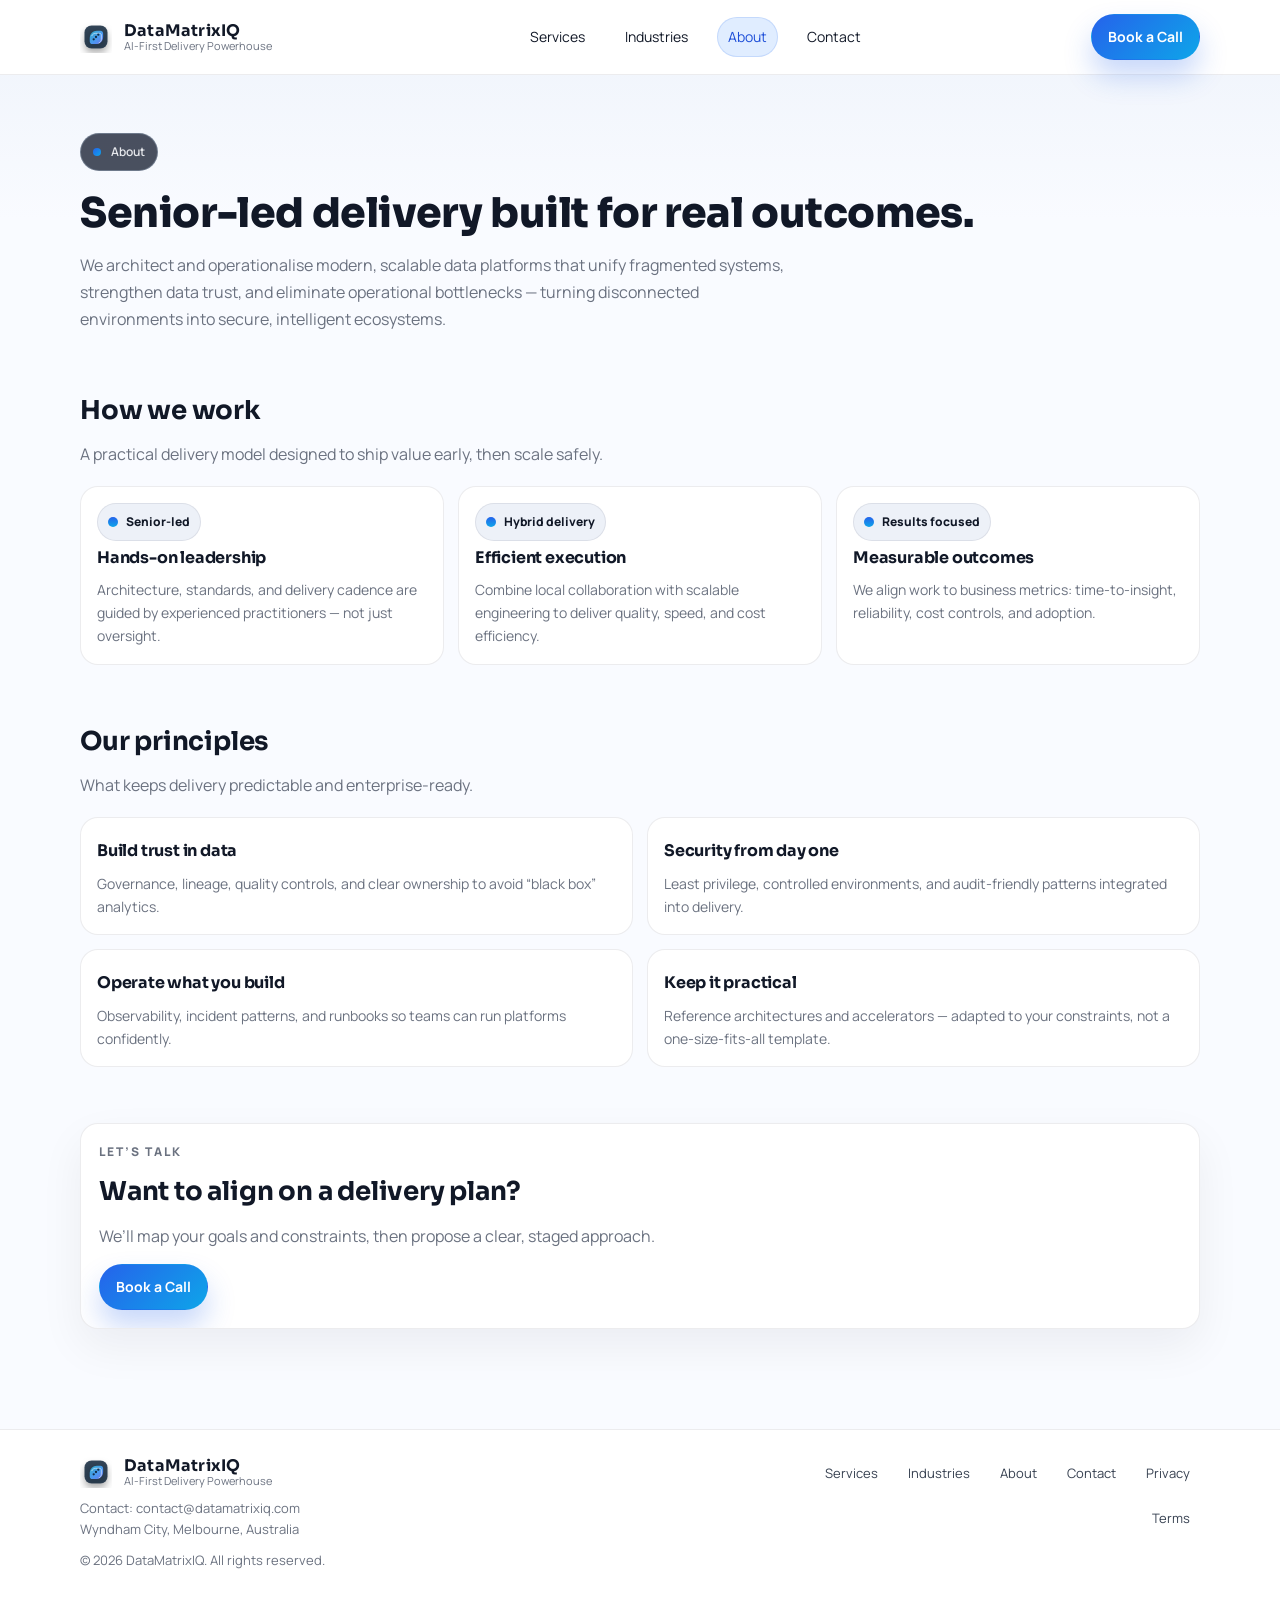
<file: site/about.html>
<!doctype html>
<html lang="en">
<head>
  <meta charset="utf-8" />
  <meta name="viewport" content="width=device-width, initial-scale=1" />
  <title>About — DataMatrixIQ</title>
  <meta name="description" content="Senior-led, outcome-driven delivery across data engineering, AI, cloud ops, integration, and business apps." />
  <meta name="theme-color" content="#07131f" />
  <link rel="icon" href="assets/img/favicon.svg" type="image/svg+xml" />
  <link rel="preconnect" href="https://fonts.googleapis.com" />
  <link rel="preconnect" href="https://fonts.gstatic.com" crossorigin />
  <link href="https://fonts.googleapis.com/css2?family=Manrope:wght@400;600;700;800&family=Sora:wght@600;700;800&display=swap" rel="stylesheet" />
  <link rel="stylesheet" href="assets/css/styles.css" />
  <script src="assets/js/config.js"></script>
  <script src="assets/js/inject-config.js" defer></script>
  <script src="assets/js/main.js" defer></script>
</head>
<body>
  <a class="skip-link" href="#content">Skip to content</a>

  <header class="topbar">
    <div class="container">
      <nav class="nav" aria-label="Primary">
        <a class="brand" href="index.html">
          <img src="assets/img/logo.svg" alt="DataMatrixIQ logo" />
          <div class="name">
            <strong data-brand-name>DataMatrixIQ</strong>
            <span data-brand-tagline>AI‑First Delivery Powerhouse</span>
          </div>
        </a>
        <button class="btn ghost menu-btn" type="button" data-menu-btn aria-expanded="false" aria-controls="navlinks">Menu</button>
        <div class="navlinks" id="navlinks" data-navlinks>
          <a href="services.html">Services</a>
          <a href="industries.html">Industries</a>
          <a href="about.html">About</a>
          <a href="contact.html">Contact</a>
        </div>
        <div class="nav-actions">
          <a class="btn primary" href="contact.html">Book a Call</a>
        </div>
      </nav>
    </div>
  </header>

  <main id="content">
    <section class="pagehead">
      <div class="container">
        <div class="kicker"><span class="dot" aria-hidden="true"></span> About</div>
        <h1>Senior-led delivery built for real outcomes.</h1>
        <p>We architect and operationalise modern, scalable data platforms that unify fragmented systems, strengthen data trust, and eliminate operational bottlenecks — turning disconnected environments into secure, intelligent ecosystems.</p>
      </div>
    </section>

    <section class="section">
      <div class="container">
        <h2>How we work</h2>
        <p class="sub">A practical delivery model designed to ship value early, then scale safely.</p>
        <div class="grid cols-3">
          <div class="card">
            <div class="pill"><span class="ico" aria-hidden="true"></span> Senior-led</div>
            <h3>Hands-on leadership</h3>
            <p>Architecture, standards, and delivery cadence are guided by experienced practitioners — not just oversight.</p>
          </div>
          <div class="card">
            <div class="pill"><span class="ico" aria-hidden="true"></span> Hybrid delivery</div>
            <h3>Efficient execution</h3>
            <p>Combine local collaboration with scalable engineering to deliver quality, speed, and cost efficiency.</p>
          </div>
          <div class="card">
            <div class="pill"><span class="ico" aria-hidden="true"></span> Results focused</div>
            <h3>Measurable outcomes</h3>
            <p>We align work to business metrics: time-to-insight, reliability, cost controls, and adoption.</p>
          </div>
        </div>
      </div>
    </section>

    <section class="section">
      <div class="container">
        <h2>Our principles</h2>
        <p class="sub">What keeps delivery predictable and enterprise-ready.</p>
        <div class="grid cols-2">
          <div class="card"><h3>Build trust in data</h3><p>Governance, lineage, quality controls, and clear ownership to avoid “black box” analytics.</p></div>
          <div class="card"><h3>Security from day one</h3><p>Least privilege, controlled environments, and audit-friendly patterns integrated into delivery.</p></div>
          <div class="card"><h3>Operate what you build</h3><p>Observability, incident patterns, and runbooks so teams can run platforms confidently.</p></div>
          <div class="card"><h3>Keep it practical</h3><p>Reference architectures and accelerators — adapted to your constraints, not a one-size-fits-all template.</p></div>
        </div>
      </div>
    </section>

    <section class="section">
      <div class="container">
        <div class="panel">
          <div class="label">Let’s talk</div>
          <h2 style="margin-top:10px">Want to align on a delivery plan?</h2>
          <p class="sub" style="margin-bottom:14px">We’ll map your goals and constraints, then propose a clear, staged approach.</p>
          <a class="btn primary" href="contact.html">Book a Call</a>
        </div>
      </div>
    </section>
  </main>

  <footer>
    <div class="container">
      <div class="footgrid">
        <div>
          <div class="brand" style="padding:0">
            <img src="assets/img/logo.svg" alt="" />
            <div class="name">
              <strong data-brand-name>DataMatrixIQ</strong>
              <span data-brand-tagline>AI‑First Delivery Powerhouse</span>
            </div>
          </div>
          <p class="copyright" style="margin:10px 0 0">
            Contact: <a data-contact-email href="mailto:contact@datamatrixiq.com">contact@datamatrixiq.com</a><br/>
            <span data-location-line>Wyndham City, Melbourne, Australia</span>
          </p>
          <p class="copyright" style="margin:10px 0 0">© <span id="y"></span> <span data-brand-name>DataMatrixIQ</span>. All rights reserved.</p>
        </div>

        <div class="footlinks" aria-label="Footer links">
          <a href="services.html">Services</a>
          <a href="industries.html">Industries</a>
          <a href="about.html">About</a>
          <a href="contact.html">Contact</a>
          <a href="privacy.html">Privacy</a>
          <a href="terms.html">Terms</a>
        </div>
      </div>
    </div>
    <script>document.getElementById("y").textContent = String(new Date().getFullYear());</script>
  </footer>
</body>
</html>
</file>
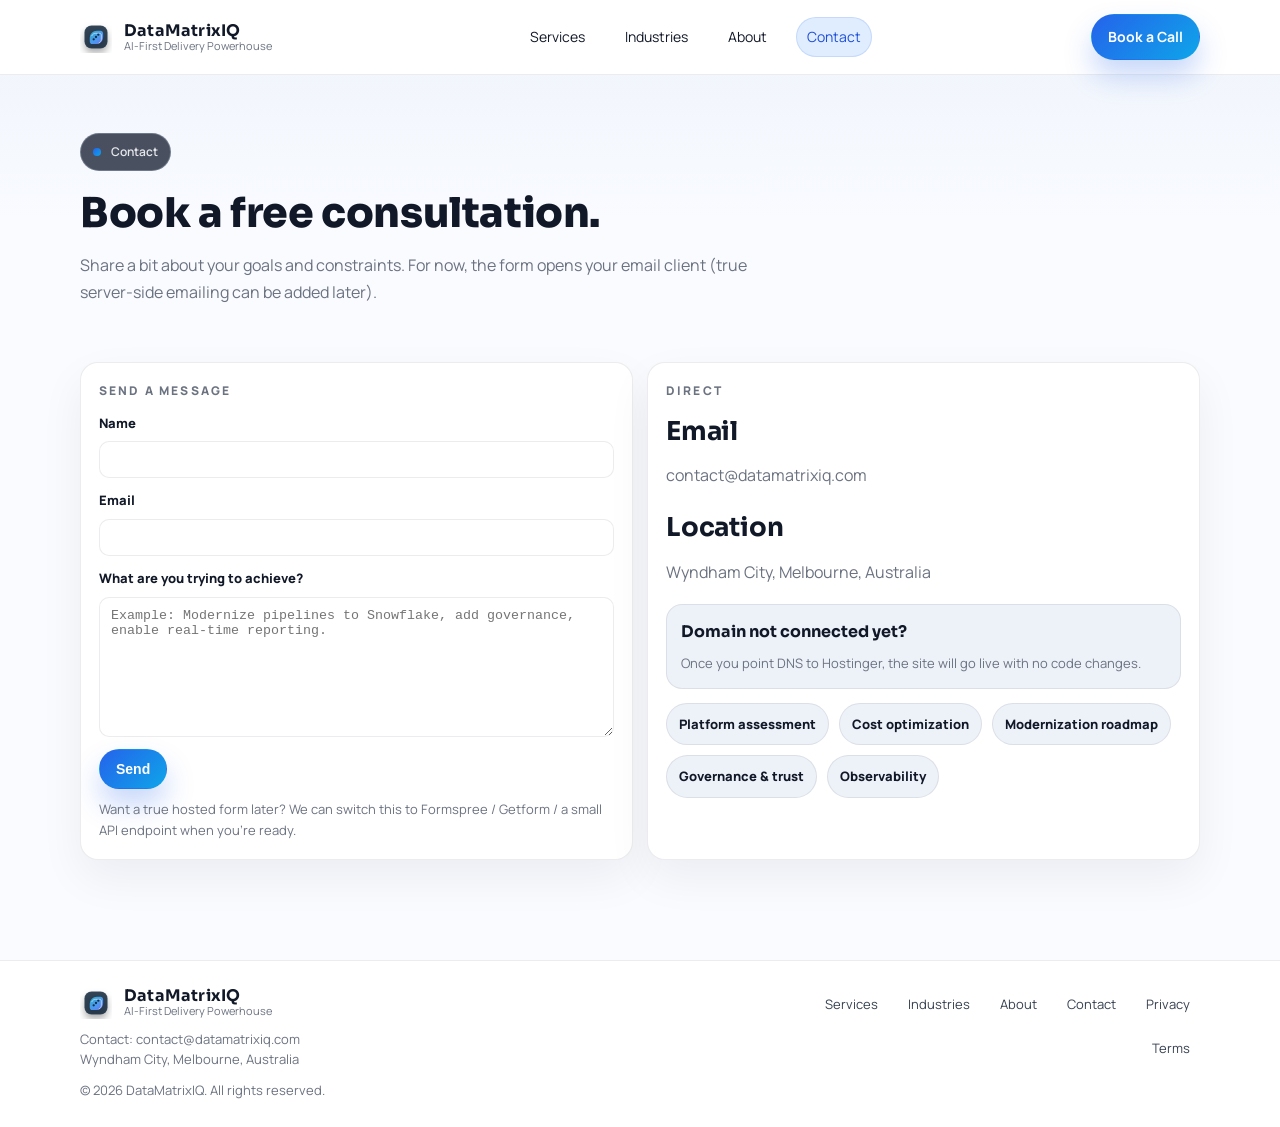
<file: site/contact.html>
<!doctype html>
<html lang="en">
<head>
  <meta charset="utf-8" />
  <meta name="viewport" content="width=device-width, initial-scale=1" />
  <title>Contact — DataMatrixIQ</title>
  <meta name="description" content="Book a consultation with DataMatrixIQ. Tell us what you’re trying to achieve and we’ll suggest a practical path forward." />
  <meta name="theme-color" content="#07131f" />
  <link rel="icon" href="assets/img/favicon.svg" type="image/svg+xml" />
  <link rel="preconnect" href="https://fonts.googleapis.com" />
  <link rel="preconnect" href="https://fonts.gstatic.com" crossorigin />
  <link href="https://fonts.googleapis.com/css2?family=Manrope:wght@400;600;700;800&family=Sora:wght@600;700;800&display=swap" rel="stylesheet" />
  <link rel="stylesheet" href="assets/css/styles.css" />
  <script src="assets/js/config.js"></script>
  <script src="assets/js/inject-config.js" defer></script>
  <script src="assets/js/main.js" defer></script>
</head>
<body>
  <a class="skip-link" href="#content">Skip to content</a>

  <header class="topbar">
    <div class="container">
      <nav class="nav" aria-label="Primary">
        <a class="brand" href="index.html">
          <img src="assets/img/logo.svg" alt="DataMatrixIQ logo" />
          <div class="name">
            <strong data-brand-name>DataMatrixIQ</strong>
            <span data-brand-tagline>AI‑First Delivery Powerhouse</span>
          </div>
        </a>
        <button class="btn ghost menu-btn" type="button" data-menu-btn aria-expanded="false" aria-controls="navlinks">Menu</button>
        <div class="navlinks" id="navlinks" data-navlinks>
          <a href="services.html">Services</a>
          <a href="industries.html">Industries</a>
          <a href="about.html">About</a>
          <a href="contact.html">Contact</a>
        </div>
        <div class="nav-actions">
          <a class="btn primary" href="contact.html">Book a Call</a>
        </div>
      </nav>
    </div>
  </header>

  <main id="content">
    <section class="pagehead">
      <div class="container">
        <div class="kicker"><span class="dot" aria-hidden="true"></span> Contact</div>
        <h1>Book a free consultation.</h1>
        <p>Share a bit about your goals and constraints. For now, the form opens your email client (true server-side emailing can be added later).</p>
      </div>
    </section>

    <section class="section">
      <div class="container">
        <div class="grid cols-2">
          <div class="panel">
            <div class="label">Send a message</div>

            <form data-contact-form data-mailto="contact@datamatrixiq.com">
              <div class="field">
                <label for="name">Name</label>
                <input id="name" name="name" autocomplete="name" required />
              </div>
              <div class="field">
                <label for="email">Email</label>
                <input id="email" name="email" type="email" autocomplete="email" required />
              </div>
              <div class="field">
                <label for="message">What are you trying to achieve?</label>
                <textarea id="message" name="message" required placeholder="Example: Modernize pipelines to Snowflake, add governance, enable real-time reporting."></textarea>
              </div>

              <button class="btn primary" type="submit">Send</button>
              <p class="hint" data-form-status style="margin:10px 0 0"></p>
              <p class="hint" style="margin:10px 0 0">
                Want a true hosted form later? We can switch this to Formspree / Getform / a small API endpoint when you’re ready.
              </p>
            </form>
          </div>

          <div class="panel">
            <div class="label">Direct</div>
            <h2 style="margin-top:10px">Email</h2>
            <p class="sub" style="margin-top:0">
              <a data-contact-email href="mailto:contact@datamatrixiq.com">contact@datamatrixiq.com</a>
            </p>

            <h2>Location</h2>
            <p class="sub" style="margin-top:0"><span data-location-line>Wyndham City, Melbourne, Australia</span></p>

            <div class="notice">
              <strong style="font-family:Sora, system-ui, sans-serif">Domain not connected yet?</strong>
              <div style="margin-top:8px" class="hint">
                Once you point DNS to Hostinger, the site will go live with no code changes.
              </div>
            </div>

            <div style="margin-top:14px" class="logo-strip" aria-label="Common topics">
              <div class="logo">Platform assessment</div>
              <div class="logo">Cost optimization</div>
              <div class="logo">Modernization roadmap</div>
              <div class="logo">Governance & trust</div>
              <div class="logo">Observability</div>
            </div>
          </div>
        </div>
      </div>
    </section>
  </main>

  <footer>
    <div class="container">
      <div class="footgrid">
        <div>
          <div class="brand" style="padding:0">
            <img src="assets/img/logo.svg" alt="" />
            <div class="name">
              <strong data-brand-name>DataMatrixIQ</strong>
              <span data-brand-tagline>AI‑First Delivery Powerhouse</span>
            </div>
          </div>
          <p class="copyright" style="margin:10px 0 0">
            Contact: <a data-contact-email href="mailto:contact@datamatrixiq.com">contact@datamatrixiq.com</a><br/>
            <span data-location-line>Wyndham City, Melbourne, Australia</span>
          </p>
          <p class="copyright" style="margin:10px 0 0">© <span id="y"></span> <span data-brand-name>DataMatrixIQ</span>. All rights reserved.</p>
        </div>

        <div class="footlinks" aria-label="Footer links">
          <a href="services.html">Services</a>
          <a href="industries.html">Industries</a>
          <a href="about.html">About</a>
          <a href="contact.html">Contact</a>
          <a href="privacy.html">Privacy</a>
          <a href="terms.html">Terms</a>
        </div>
      </div>
    </div>
    <script>document.getElementById("y").textContent = String(new Date().getFullYear());</script>
  </footer>
</body>
</html>
</file>
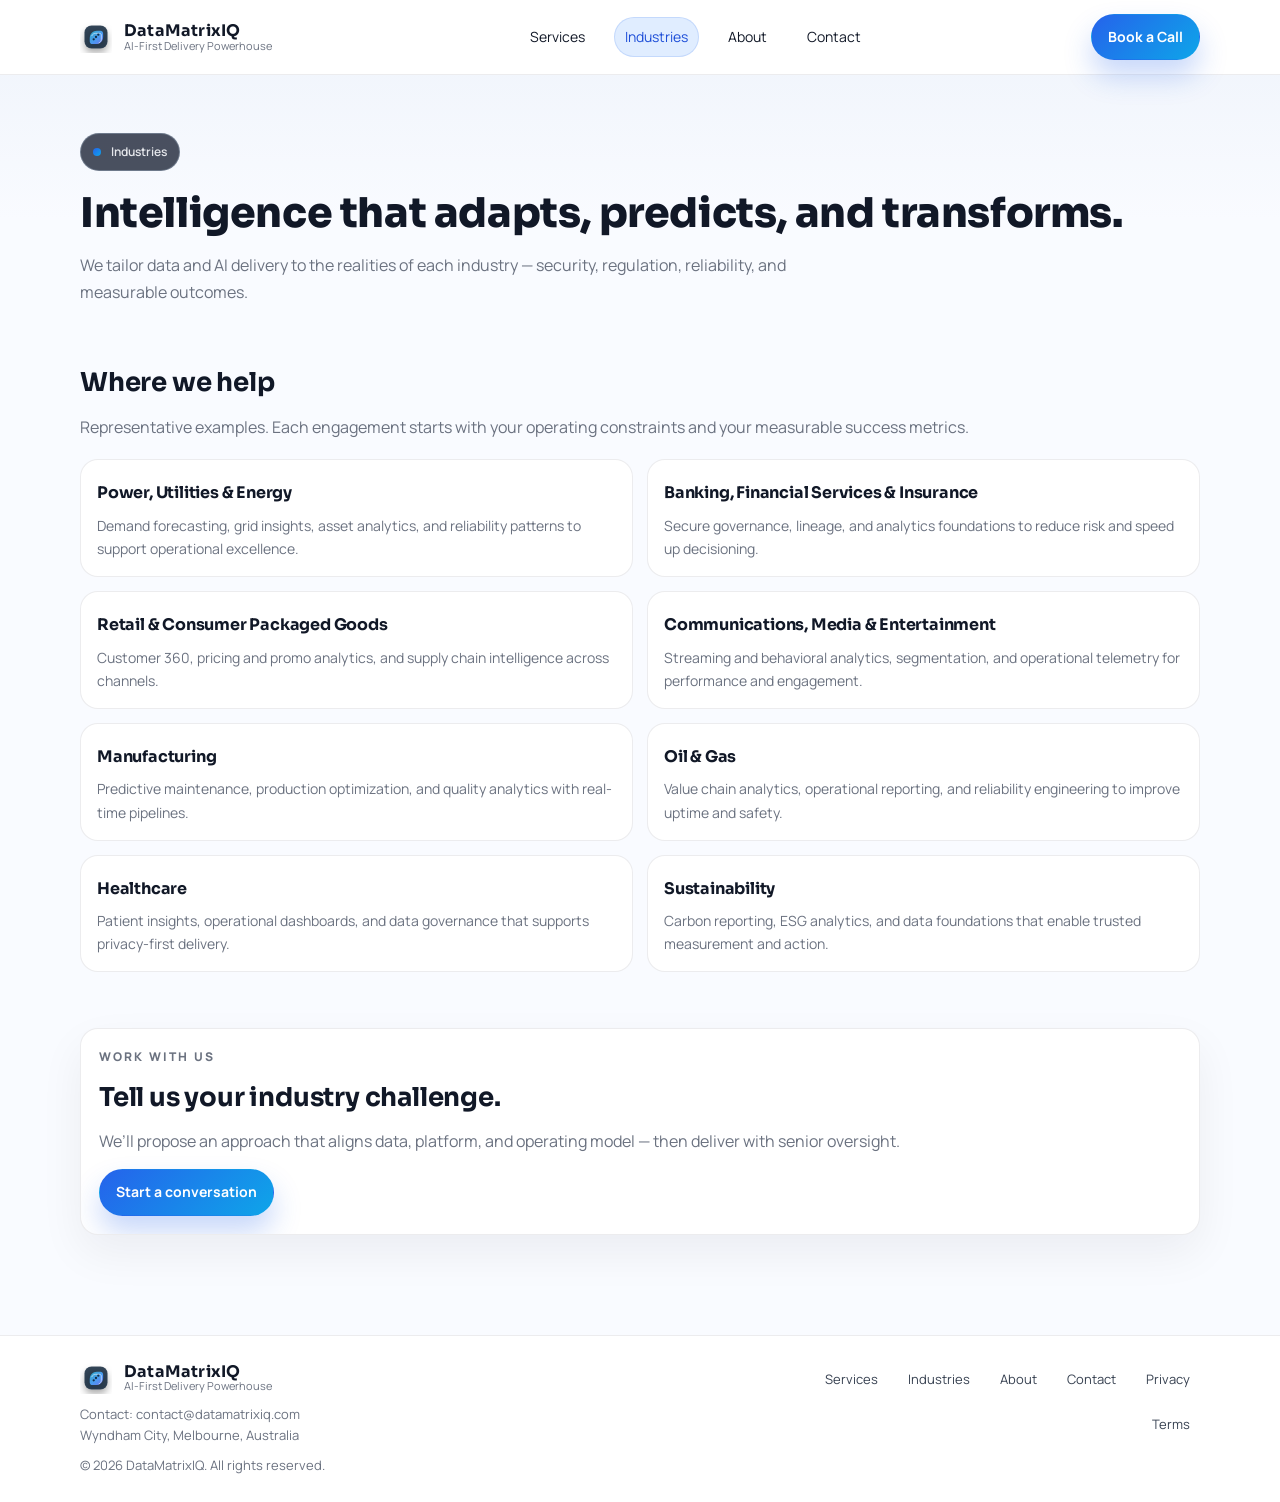
<file: site/industries.html>
<!doctype html>
<html lang="en">
<head>
  <meta charset="utf-8" />
  <meta name="viewport" content="width=device-width, initial-scale=1" />
  <title>Industries — DataMatrixIQ</title>
  <meta name="description" content="Industry solutions across energy, finance, retail, manufacturing, healthcare, and sustainability." />
  <meta name="theme-color" content="#07131f" />
  <link rel="icon" href="assets/img/favicon.svg" type="image/svg+xml" />
  <link rel="preconnect" href="https://fonts.googleapis.com" />
  <link rel="preconnect" href="https://fonts.gstatic.com" crossorigin />
  <link href="https://fonts.googleapis.com/css2?family=Manrope:wght@400;600;700;800&family=Sora:wght@600;700;800&display=swap" rel="stylesheet" />
  <link rel="stylesheet" href="assets/css/styles.css" />
  <script src="assets/js/config.js"></script>
  <script src="assets/js/inject-config.js" defer></script>
  <script src="assets/js/main.js" defer></script>
</head>
<body>
  <a class="skip-link" href="#content">Skip to content</a>

  <header class="topbar">
    <div class="container">
      <nav class="nav" aria-label="Primary">
        <a class="brand" href="index.html">
          <img src="assets/img/logo.svg" alt="DataMatrixIQ logo" />
          <div class="name">
            <strong data-brand-name>DataMatrixIQ</strong>
            <span data-brand-tagline>AI‑First Delivery Powerhouse</span>
          </div>
        </a>
        <button class="btn ghost menu-btn" type="button" data-menu-btn aria-expanded="false" aria-controls="navlinks">Menu</button>
        <div class="navlinks" id="navlinks" data-navlinks>
          <a href="services.html">Services</a>
          <a href="industries.html">Industries</a>
          <a href="about.html">About</a>
          <a href="contact.html">Contact</a>
        </div>
        <div class="nav-actions">
          <a class="btn primary" href="contact.html">Book a Call</a>
        </div>
      </nav>
    </div>
  </header>

  <main id="content">
    <section class="pagehead">
      <div class="container">
        <div class="kicker"><span class="dot" aria-hidden="true"></span> Industries</div>
        <h1>Intelligence that adapts, predicts, and transforms.</h1>
        <p>We tailor data and AI delivery to the realities of each industry — security, regulation, reliability, and measurable outcomes.</p>
      </div>
    </section>

    <section class="section">
      <div class="container">
        <h2>Where we help</h2>
        <p class="sub">Representative examples. Each engagement starts with your operating constraints and your measurable success metrics.</p>
        <div class="grid cols-2">
          <div class="card">
            <h3>Power, Utilities & Energy</h3>
            <p>Demand forecasting, grid insights, asset analytics, and reliability patterns to support operational excellence.</p>
          </div>
          <div class="card">
            <h3>Banking, Financial Services & Insurance</h3>
            <p>Secure governance, lineage, and analytics foundations to reduce risk and speed up decisioning.</p>
          </div>
          <div class="card">
            <h3>Retail & Consumer Packaged Goods</h3>
            <p>Customer 360, pricing and promo analytics, and supply chain intelligence across channels.</p>
          </div>
          <div class="card">
            <h3>Communications, Media & Entertainment</h3>
            <p>Streaming and behavioral analytics, segmentation, and operational telemetry for performance and engagement.</p>
          </div>
          <div class="card">
            <h3>Manufacturing</h3>
            <p>Predictive maintenance, production optimization, and quality analytics with real-time pipelines.</p>
          </div>
          <div class="card">
            <h3>Oil & Gas</h3>
            <p>Value chain analytics, operational reporting, and reliability engineering to improve uptime and safety.</p>
          </div>
          <div class="card">
            <h3>Healthcare</h3>
            <p>Patient insights, operational dashboards, and data governance that supports privacy-first delivery.</p>
          </div>
          <div class="card">
            <h3>Sustainability</h3>
            <p>Carbon reporting, ESG analytics, and data foundations that enable trusted measurement and action.</p>
          </div>
        </div>
      </div>
    </section>

    <section class="section">
      <div class="container">
        <div class="panel">
          <div class="label">Work with us</div>
          <h2 style="margin-top:10px">Tell us your industry challenge.</h2>
          <p class="sub" style="margin-bottom:14px">We’ll propose an approach that aligns data, platform, and operating model — then deliver with senior oversight.</p>
          <a class="btn primary" href="contact.html">Start a conversation</a>
        </div>
      </div>
    </section>
  </main>

  <footer>
    <div class="container">
      <div class="footgrid">
        <div>
          <div class="brand" style="padding:0">
            <img src="assets/img/logo.svg" alt="" />
            <div class="name">
              <strong data-brand-name>DataMatrixIQ</strong>
              <span data-brand-tagline>AI‑First Delivery Powerhouse</span>
            </div>
          </div>
          <p class="copyright" style="margin:10px 0 0">
            Contact: <a data-contact-email href="mailto:contact@datamatrixiq.com">contact@datamatrixiq.com</a><br/>
            <span data-location-line>Wyndham City, Melbourne, Australia</span>
          </p>
          <p class="copyright" style="margin:10px 0 0">© <span id="y"></span> <span data-brand-name>DataMatrixIQ</span>. All rights reserved.</p>
        </div>

        <div class="footlinks" aria-label="Footer links">
          <a href="services.html">Services</a>
          <a href="industries.html">Industries</a>
          <a href="about.html">About</a>
          <a href="contact.html">Contact</a>
          <a href="privacy.html">Privacy</a>
          <a href="terms.html">Terms</a>
        </div>
      </div>
    </div>
    <script>document.getElementById("y").textContent = String(new Date().getFullYear());</script>
  </footer>
</body>
</html>
</file>
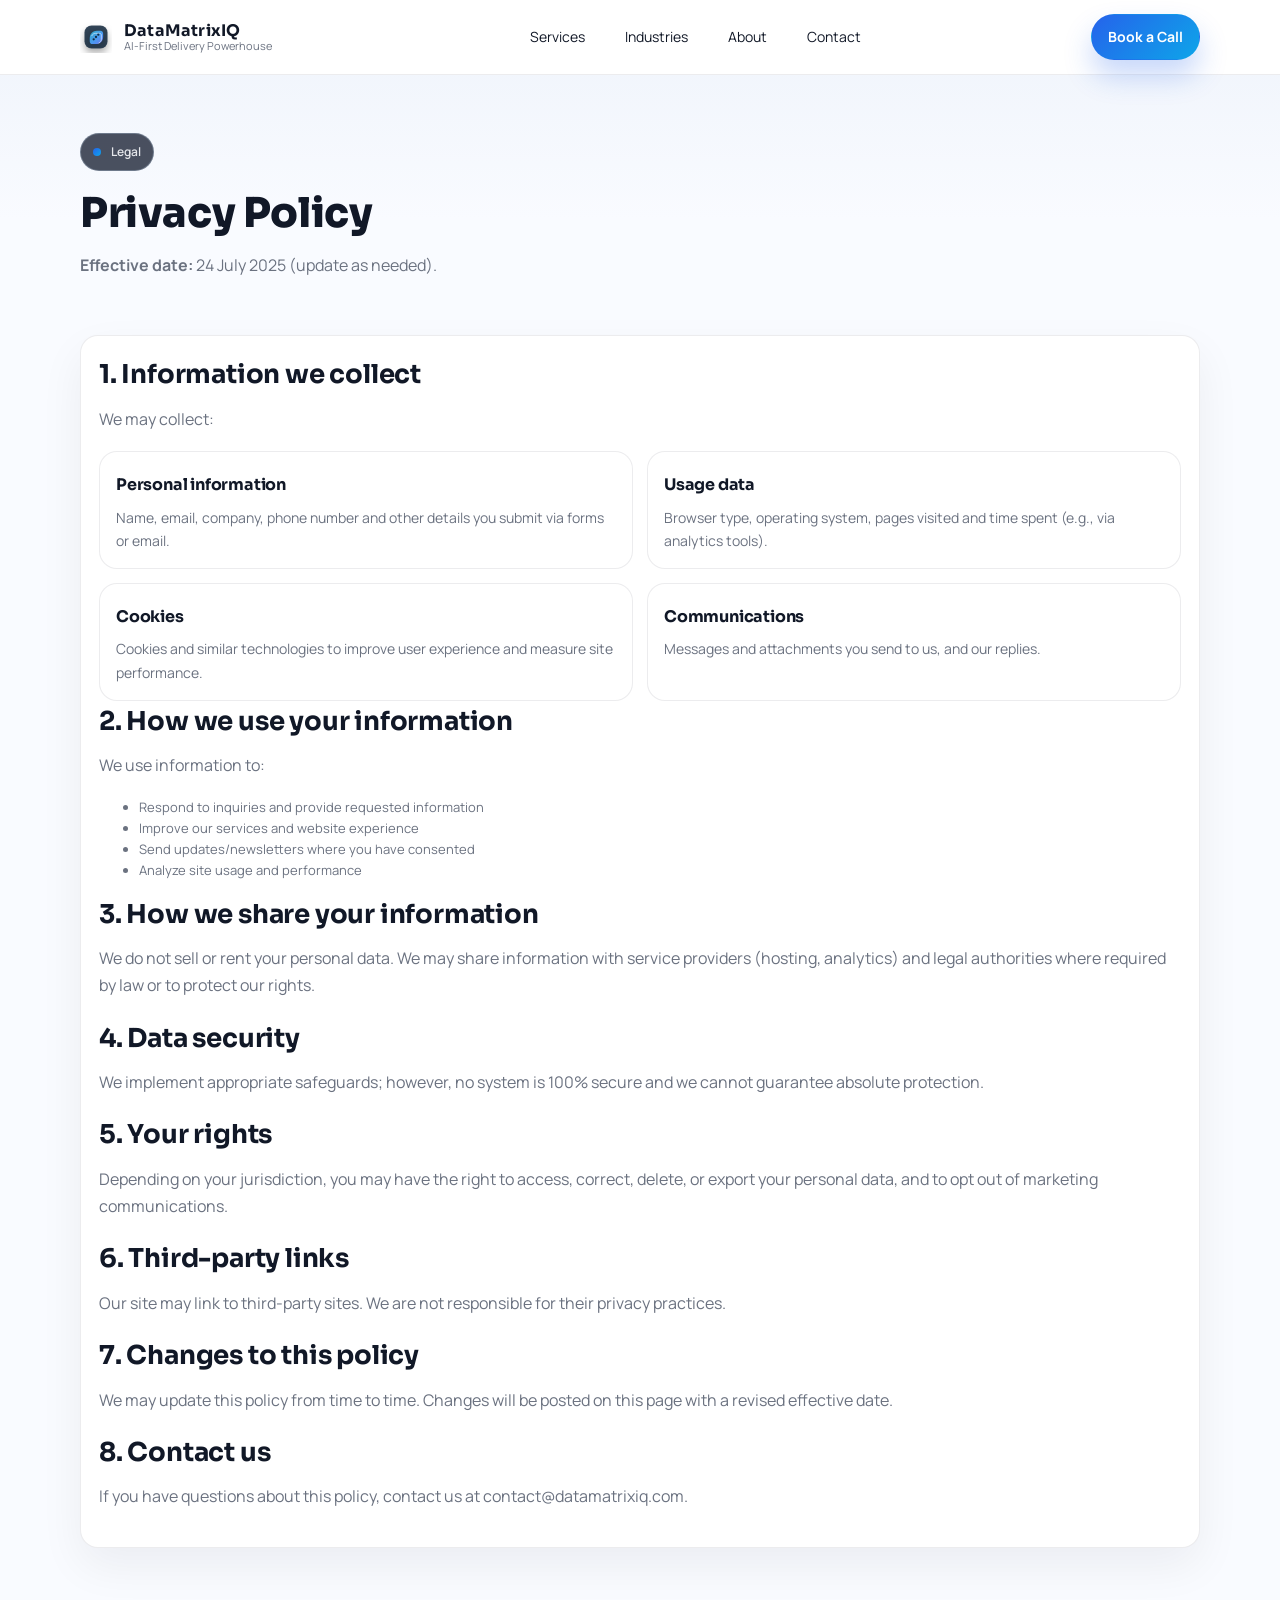
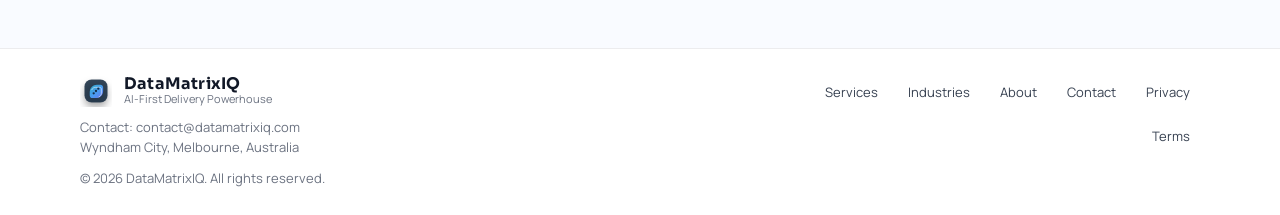
<file: site/privacy.html>
<!doctype html>
<html lang="en">
<head>
  <meta charset="utf-8" />
  <meta name="viewport" content="width=device-width, initial-scale=1" />
  <title>Privacy Policy — DataMatrixIQ</title>
  <meta name="description" content="Privacy Policy for the DataMatrixIQ website." />
  <meta name="theme-color" content="#07131f" />
  <link rel="icon" href="assets/img/favicon.svg" type="image/svg+xml" />
  <link rel="preconnect" href="https://fonts.googleapis.com" />
  <link rel="preconnect" href="https://fonts.gstatic.com" crossorigin />
  <link href="https://fonts.googleapis.com/css2?family=Manrope:wght@400;600;700;800&family=Sora:wght@600;700;800&display=swap" rel="stylesheet" />
  <link rel="stylesheet" href="assets/css/styles.css" />
  <script src="assets/js/config.js"></script>
  <script src="assets/js/inject-config.js" defer></script>
  <script src="assets/js/main.js" defer></script>
</head>
<body>
  <a class="skip-link" href="#content">Skip to content</a>

  <header class="topbar">
    <div class="container">
      <nav class="nav" aria-label="Primary">
        <a class="brand" href="index.html">
          <img src="assets/img/logo.svg" alt="DataMatrixIQ logo" />
          <div class="name">
            <strong data-brand-name>DataMatrixIQ</strong>
            <span data-brand-tagline>AI‑First Delivery Powerhouse</span>
          </div>
        </a>
        <button class="btn ghost menu-btn" type="button" data-menu-btn aria-expanded="false" aria-controls="navlinks">Menu</button>
        <div class="navlinks" id="navlinks" data-navlinks>
          <a href="services.html">Services</a>
          <a href="industries.html">Industries</a>
          <a href="about.html">About</a>
          <a href="contact.html">Contact</a>
        </div>
        <div class="nav-actions">
          <a class="btn primary" href="contact.html">Book a Call</a>
        </div>
      </nav>
    </div>
  </header>

  <main id="content">
    <section class="pagehead">
      <div class="container">
        <div class="kicker"><span class="dot" aria-hidden="true"></span> Legal</div>
        <h1>Privacy Policy</h1>
        <p><strong>Effective date:</strong> 24 July 2025 (update as needed).</p>
      </div>
    </section>

    <section class="section">
      <div class="container">
        <div class="panel">
          <h2 style="margin-top:0">1. Information we collect</h2>
          <p class="sub">We may collect:</p>
          <div class="grid cols-2">
            <div class="card"><h3>Personal information</h3><p>Name, email, company, phone number and other details you submit via forms or email.</p></div>
            <div class="card"><h3>Usage data</h3><p>Browser type, operating system, pages visited and time spent (e.g., via analytics tools).</p></div>
            <div class="card"><h3>Cookies</h3><p>Cookies and similar technologies to improve user experience and measure site performance.</p></div>
            <div class="card"><h3>Communications</h3><p>Messages and attachments you send to us, and our replies.</p></div>
          </div>

          <h2>2. How we use your information</h2>
          <p class="sub">We use information to:</p>
          <ul class="hint">
            <li>Respond to inquiries and provide requested information</li>
            <li>Improve our services and website experience</li>
            <li>Send updates/newsletters where you have consented</li>
            <li>Analyze site usage and performance</li>
          </ul>

          <h2>3. How we share your information</h2>
          <p class="sub">We do not sell or rent your personal data. We may share information with service providers (hosting, analytics) and legal authorities where required by law or to protect our rights.</p>

          <h2>4. Data security</h2>
          <p class="sub">We implement appropriate safeguards; however, no system is 100% secure and we cannot guarantee absolute protection.</p>

          <h2>5. Your rights</h2>
          <p class="sub">Depending on your jurisdiction, you may have the right to access, correct, delete, or export your personal data, and to opt out of marketing communications.</p>

          <h2>6. Third-party links</h2>
          <p class="sub">Our site may link to third-party sites. We are not responsible for their privacy practices.</p>

          <h2>7. Changes to this policy</h2>
          <p class="sub">We may update this policy from time to time. Changes will be posted on this page with a revised effective date.</p>

          <h2>8. Contact us</h2>
          <p class="sub">If you have questions about this policy, contact us at <a data-contact-email href="mailto:contact@datamatrixiq.com">contact@datamatrixiq.com</a>.</p>
        </div>
      </div>
    </section>
  </main>

  <footer>
    <div class="container">
      <div class="footgrid">
        <div>
          <div class="brand" style="padding:0">
            <img src="assets/img/logo.svg" alt="" />
            <div class="name">
              <strong data-brand-name>DataMatrixIQ</strong>
              <span data-brand-tagline>AI‑First Delivery Powerhouse</span>
            </div>
          </div>
          <p class="copyright" style="margin:10px 0 0">
            Contact: <a data-contact-email href="mailto:contact@datamatrixiq.com">contact@datamatrixiq.com</a><br/>
            <span data-location-line>Wyndham City, Melbourne, Australia</span>
          </p>
          <p class="copyright" style="margin:10px 0 0">© <span id="y"></span> <span data-brand-name>DataMatrixIQ</span>. All rights reserved.</p>
        </div>

        <div class="footlinks" aria-label="Footer links">
          <a href="services.html">Services</a>
          <a href="industries.html">Industries</a>
          <a href="about.html">About</a>
          <a href="contact.html">Contact</a>
          <a href="privacy.html">Privacy</a>
          <a href="terms.html">Terms</a>
        </div>
      </div>
    </div>
    <script>document.getElementById("y").textContent = String(new Date().getFullYear());</script>
  </footer>
</body>
</html>
</file>
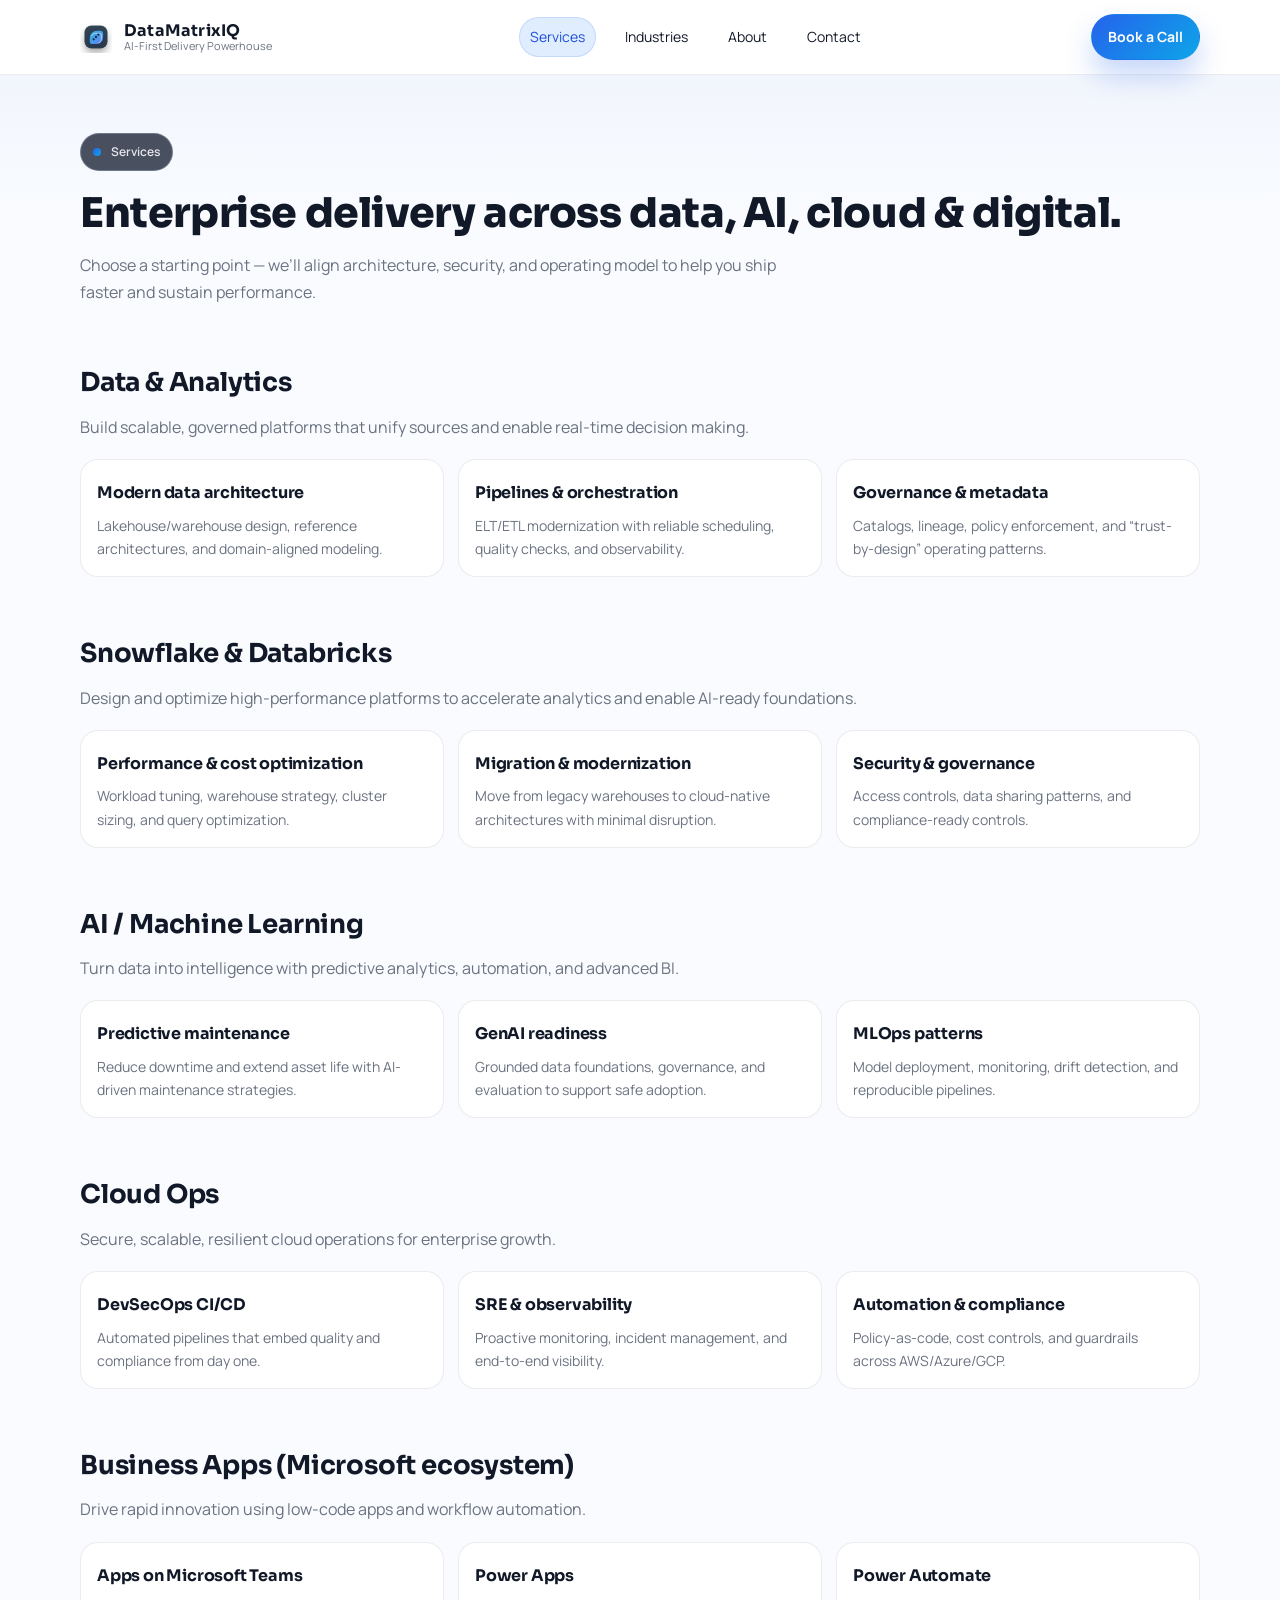
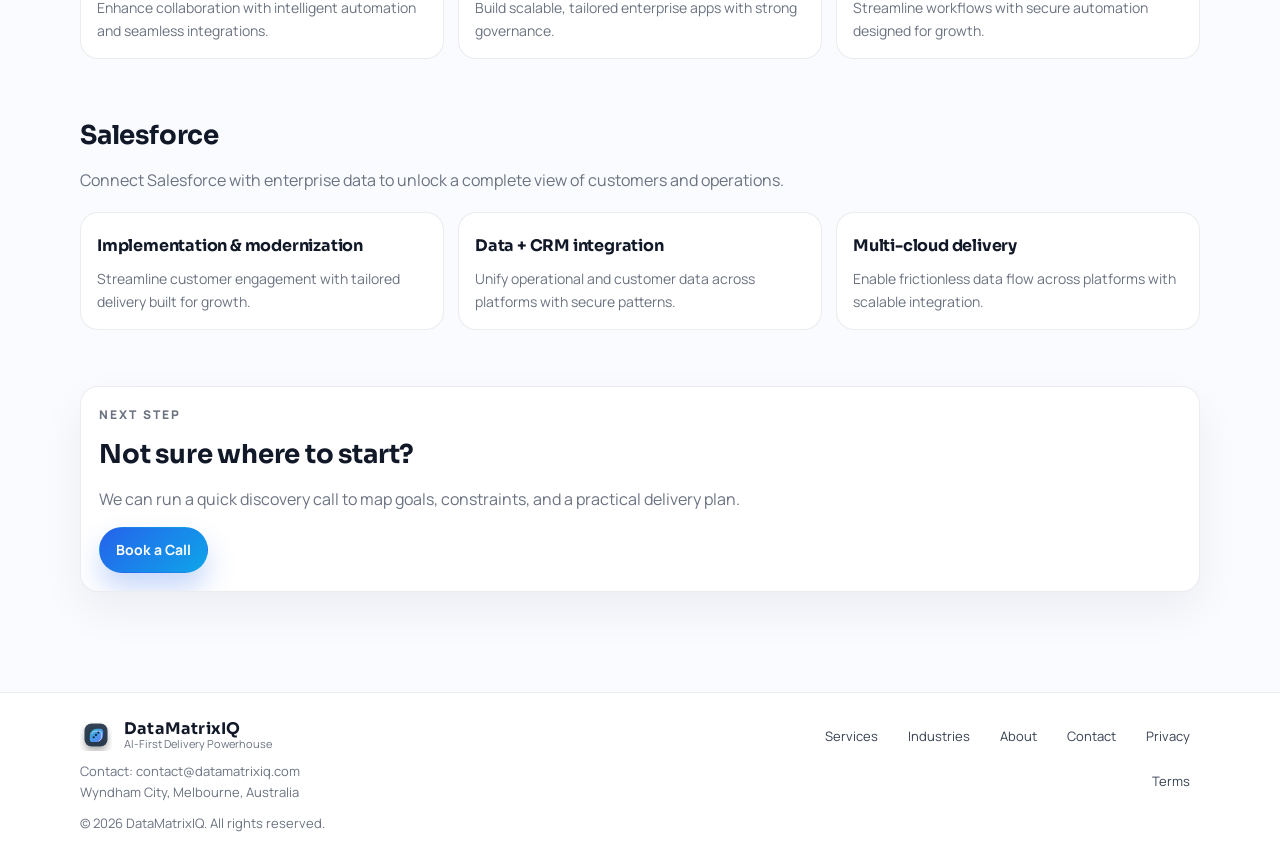
<file: site/services.html>
<!doctype html>
<html lang="en">
<head>
  <meta charset="utf-8" />
  <meta name="viewport" content="width=device-width, initial-scale=1" />
  <title>Services — DataMatrixIQ</title>
  <meta name="description" content="DataMatrixIQ services across modern data platforms, AI/ML, cloud ops, integration, application modernization, business apps, and BI." />
  <meta name="theme-color" content="#07131f" />
  <link rel="icon" href="assets/img/favicon.svg" type="image/svg+xml" />
  <link rel="preconnect" href="https://fonts.googleapis.com" />
  <link rel="preconnect" href="https://fonts.gstatic.com" crossorigin />
  <link href="https://fonts.googleapis.com/css2?family=Manrope:wght@400;600;700;800&family=Sora:wght@600;700;800&display=swap" rel="stylesheet" />
  <link rel="stylesheet" href="assets/css/styles.css" />
  <script src="assets/js/config.js"></script>
  <script src="assets/js/inject-config.js" defer></script>
  <script src="assets/js/main.js" defer></script>
</head>
<body>
  <a class="skip-link" href="#content">Skip to content</a>

  <header class="topbar">
    <div class="container">
      <nav class="nav" aria-label="Primary">
        <a class="brand" href="index.html">
          <img src="assets/img/logo.svg" alt="DataMatrixIQ logo" />
          <div class="name">
            <strong data-brand-name>DataMatrixIQ</strong>
            <span data-brand-tagline>AI‑First Delivery Powerhouse</span>
          </div>
        </a>
        <button class="btn ghost menu-btn" type="button" data-menu-btn aria-expanded="false" aria-controls="navlinks">Menu</button>
        <div class="navlinks" id="navlinks" data-navlinks>
          <a href="services.html">Services</a>
          <a href="industries.html">Industries</a>
          <a href="about.html">About</a>
          <a href="contact.html">Contact</a>
        </div>
        <div class="nav-actions">
          <a class="btn primary" href="contact.html">Book a Call</a>
        </div>
      </nav>
    </div>
  </header>

  <main id="content">
    <section class="pagehead">
      <div class="container">
        <div class="kicker"><span class="dot" aria-hidden="true"></span> Services</div>
        <h1>Enterprise delivery across data, AI, cloud & digital.</h1>
        <p>Choose a starting point — we’ll align architecture, security, and operating model to help you ship faster and sustain performance.</p>
      </div>
    </section>

    <section class="section">
      <div class="container">
        <h2>Data & Analytics</h2>
        <p class="sub">Build scalable, governed platforms that unify sources and enable real-time decision making.</p>
        <div class="grid cols-3">
          <div class="card"><h3>Modern data architecture</h3><p>Lakehouse/warehouse design, reference architectures, and domain-aligned modeling.</p></div>
          <div class="card"><h3>Pipelines & orchestration</h3><p>ELT/ETL modernization with reliable scheduling, quality checks, and observability.</p></div>
          <div class="card"><h3>Governance & metadata</h3><p>Catalogs, lineage, policy enforcement, and “trust-by-design” operating patterns.</p></div>
        </div>
      </div>
    </section>

    <section class="section">
      <div class="container">
        <h2>Snowflake & Databricks</h2>
        <p class="sub">Design and optimize high-performance platforms to accelerate analytics and enable AI‑ready foundations.</p>
        <div class="grid cols-3">
          <div class="card"><h3>Performance & cost optimization</h3><p>Workload tuning, warehouse strategy, cluster sizing, and query optimization.</p></div>
          <div class="card"><h3>Migration & modernization</h3><p>Move from legacy warehouses to cloud-native architectures with minimal disruption.</p></div>
          <div class="card"><h3>Security & governance</h3><p>Access controls, data sharing patterns, and compliance-ready controls.</p></div>
        </div>
      </div>
    </section>

    <section class="section">
      <div class="container">
        <h2>AI / Machine Learning</h2>
        <p class="sub">Turn data into intelligence with predictive analytics, automation, and advanced BI.</p>
        <div class="grid cols-3">
          <div class="card"><h3>Predictive maintenance</h3><p>Reduce downtime and extend asset life with AI-driven maintenance strategies.</p></div>
          <div class="card"><h3>GenAI readiness</h3><p>Grounded data foundations, governance, and evaluation to support safe adoption.</p></div>
          <div class="card"><h3>MLOps patterns</h3><p>Model deployment, monitoring, drift detection, and reproducible pipelines.</p></div>
        </div>
      </div>
    </section>

    <section class="section">
      <div class="container">
        <h2>Cloud Ops</h2>
        <p class="sub">Secure, scalable, resilient cloud operations for enterprise growth.</p>
        <div class="grid cols-3">
          <div class="card"><h3>DevSecOps CI/CD</h3><p>Automated pipelines that embed quality and compliance from day one.</p></div>
          <div class="card"><h3>SRE & observability</h3><p>Proactive monitoring, incident management, and end-to-end visibility.</p></div>
          <div class="card"><h3>Automation & compliance</h3><p>Policy-as-code, cost controls, and guardrails across AWS/Azure/GCP.</p></div>
        </div>
      </div>
    </section>

    <section class="section">
      <div class="container">
        <h2>Business Apps (Microsoft ecosystem)</h2>
        <p class="sub">Drive rapid innovation using low-code apps and workflow automation.</p>
        <div class="grid cols-3">
          <div class="card"><h3>Apps on Microsoft Teams</h3><p>Enhance collaboration with intelligent automation and seamless integrations.</p></div>
          <div class="card"><h3>Power Apps</h3><p>Build scalable, tailored enterprise apps with strong governance.</p></div>
          <div class="card"><h3>Power Automate</h3><p>Streamline workflows with secure automation designed for growth.</p></div>
        </div>
      </div>
    </section>

    <section class="section">
      <div class="container">
        <h2>Salesforce</h2>
        <p class="sub">Connect Salesforce with enterprise data to unlock a complete view of customers and operations.</p>
        <div class="grid cols-3">
          <div class="card"><h3>Implementation & modernization</h3><p>Streamline customer engagement with tailored delivery built for growth.</p></div>
          <div class="card"><h3>Data + CRM integration</h3><p>Unify operational and customer data across platforms with secure patterns.</p></div>
          <div class="card"><h3>Multi-cloud delivery</h3><p>Enable frictionless data flow across platforms with scalable integration.</p></div>
        </div>
      </div>
    </section>

    <section class="section">
      <div class="container">
        <div class="panel">
          <div class="label">Next step</div>
          <h2 style="margin-top:10px">Not sure where to start?</h2>
          <p class="sub" style="margin-bottom:14px">We can run a quick discovery call to map goals, constraints, and a practical delivery plan.</p>
          <a class="btn primary" href="contact.html">Book a Call</a>
        </div>
      </div>
    </section>
  </main>

  <footer>
    <div class="container">
      <div class="footgrid">
        <div>
          <div class="brand" style="padding:0">
            <img src="assets/img/logo.svg" alt="" />
            <div class="name">
              <strong data-brand-name>DataMatrixIQ</strong>
              <span data-brand-tagline>AI‑First Delivery Powerhouse</span>
            </div>
          </div>
          <p class="copyright" style="margin:10px 0 0">
            Contact: <a data-contact-email href="mailto:contact@datamatrixiq.com">contact@datamatrixiq.com</a><br/>
            <span data-location-line>Wyndham City, Melbourne, Australia</span>
          </p>
          <p class="copyright" style="margin:10px 0 0">© <span id="y"></span> <span data-brand-name>DataMatrixIQ</span>. All rights reserved.</p>
        </div>

        <div class="footlinks" aria-label="Footer links">
          <a href="services.html">Services</a>
          <a href="industries.html">Industries</a>
          <a href="about.html">About</a>
          <a href="contact.html">Contact</a>
          <a href="privacy.html">Privacy</a>
          <a href="terms.html">Terms</a>
        </div>
      </div>
    </div>
    <script>document.getElementById("y").textContent = String(new Date().getFullYear());</script>
  </footer>
</body>
</html>
</file>
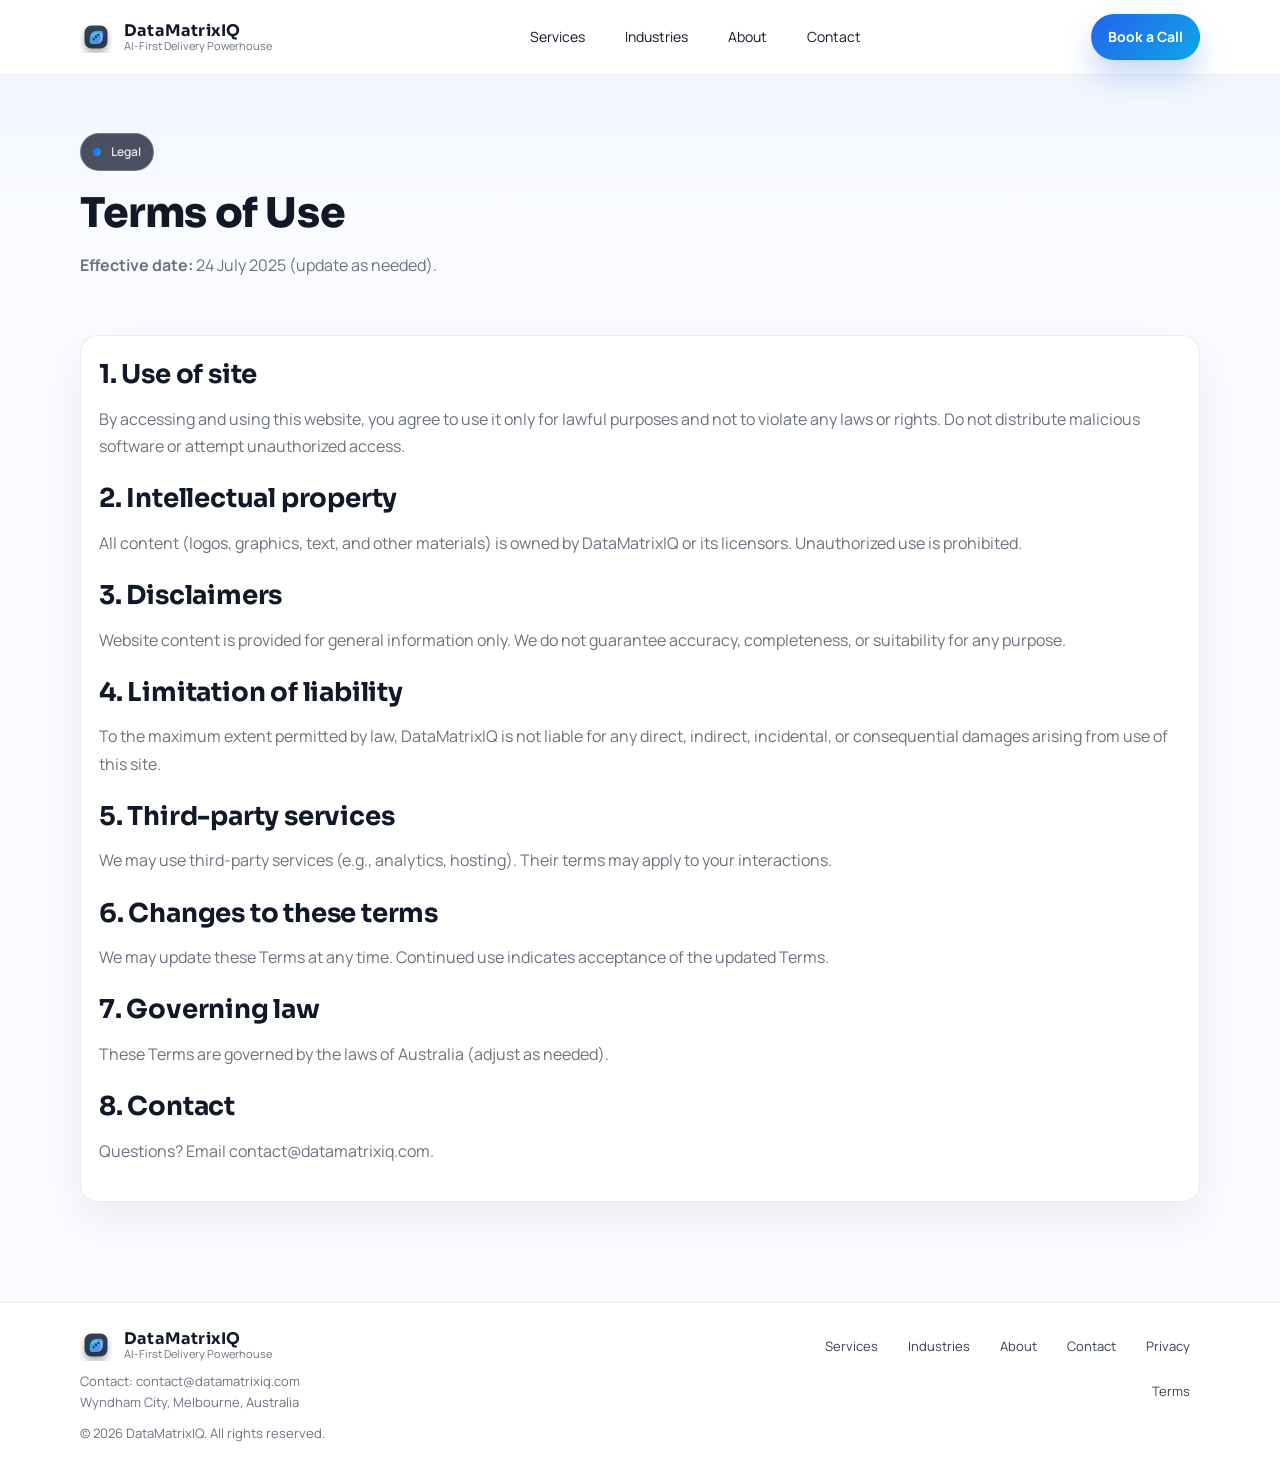
<file: site/terms.html>
<!doctype html>
<html lang="en">
<head>
  <meta charset="utf-8" />
  <meta name="viewport" content="width=device-width, initial-scale=1" />
  <title>Terms of Use — DataMatrixIQ</title>
  <meta name="description" content="Terms of Use for the DataMatrixIQ website." />
  <meta name="theme-color" content="#07131f" />
  <link rel="icon" href="assets/img/favicon.svg" type="image/svg+xml" />
  <link rel="preconnect" href="https://fonts.googleapis.com" />
  <link rel="preconnect" href="https://fonts.gstatic.com" crossorigin />
  <link href="https://fonts.googleapis.com/css2?family=Manrope:wght@400;600;700;800&family=Sora:wght@600;700;800&display=swap" rel="stylesheet" />
  <link rel="stylesheet" href="assets/css/styles.css" />
  <script src="assets/js/config.js"></script>
  <script src="assets/js/inject-config.js" defer></script>
  <script src="assets/js/main.js" defer></script>
</head>
<body>
  <a class="skip-link" href="#content">Skip to content</a>

  <header class="topbar">
    <div class="container">
      <nav class="nav" aria-label="Primary">
        <a class="brand" href="index.html">
          <img src="assets/img/logo.svg" alt="DataMatrixIQ logo" />
          <div class="name">
            <strong data-brand-name>DataMatrixIQ</strong>
            <span data-brand-tagline>AI‑First Delivery Powerhouse</span>
          </div>
        </a>
        <button class="btn ghost menu-btn" type="button" data-menu-btn aria-expanded="false" aria-controls="navlinks">Menu</button>
        <div class="navlinks" id="navlinks" data-navlinks>
          <a href="services.html">Services</a>
          <a href="industries.html">Industries</a>
          <a href="about.html">About</a>
          <a href="contact.html">Contact</a>
        </div>
        <div class="nav-actions">
          <a class="btn primary" href="contact.html">Book a Call</a>
        </div>
      </nav>
    </div>
  </header>

  <main id="content">
    <section class="pagehead">
      <div class="container">
        <div class="kicker"><span class="dot" aria-hidden="true"></span> Legal</div>
        <h1>Terms of Use</h1>
        <p><strong>Effective date:</strong> 24 July 2025 (update as needed).</p>
      </div>
    </section>

    <section class="section">
      <div class="container">
        <div class="panel">
          <h2 style="margin-top:0">1. Use of site</h2>
          <p class="sub">By accessing and using this website, you agree to use it only for lawful purposes and not to violate any laws or rights. Do not distribute malicious software or attempt unauthorized access.</p>

          <h2>2. Intellectual property</h2>
          <p class="sub">All content (logos, graphics, text, and other materials) is owned by <span data-brand-name>DataMatrixIQ</span> or its licensors. Unauthorized use is prohibited.</p>

          <h2>3. Disclaimers</h2>
          <p class="sub">Website content is provided for general information only. We do not guarantee accuracy, completeness, or suitability for any purpose.</p>

          <h2>4. Limitation of liability</h2>
          <p class="sub">To the maximum extent permitted by law, <span data-brand-name>DataMatrixIQ</span> is not liable for any direct, indirect, incidental, or consequential damages arising from use of this site.</p>

          <h2>5. Third-party services</h2>
          <p class="sub">We may use third-party services (e.g., analytics, hosting). Their terms may apply to your interactions.</p>

          <h2>6. Changes to these terms</h2>
          <p class="sub">We may update these Terms at any time. Continued use indicates acceptance of the updated Terms.</p>

          <h2>7. Governing law</h2>
          <p class="sub">These Terms are governed by the laws of Australia (adjust as needed).</p>

          <h2>8. Contact</h2>
          <p class="sub">Questions? Email <a data-contact-email href="mailto:contact@datamatrixiq.com">contact@datamatrixiq.com</a>.</p>
        </div>
      </div>
    </section>
  </main>

  <footer>
    <div class="container">
      <div class="footgrid">
        <div>
          <div class="brand" style="padding:0">
            <img src="assets/img/logo.svg" alt="" />
            <div class="name">
              <strong data-brand-name>DataMatrixIQ</strong>
              <span data-brand-tagline>AI‑First Delivery Powerhouse</span>
            </div>
          </div>
          <p class="copyright" style="margin:10px 0 0">
            Contact: <a data-contact-email href="mailto:contact@datamatrixiq.com">contact@datamatrixiq.com</a><br/>
            <span data-location-line>Wyndham City, Melbourne, Australia</span>
          </p>
          <p class="copyright" style="margin:10px 0 0">© <span id="y"></span> <span data-brand-name>DataMatrixIQ</span>. All rights reserved.</p>
        </div>

        <div class="footlinks" aria-label="Footer links">
          <a href="services.html">Services</a>
          <a href="industries.html">Industries</a>
          <a href="about.html">About</a>
          <a href="contact.html">Contact</a>
          <a href="privacy.html">Privacy</a>
          <a href="terms.html">Terms</a>
        </div>
      </div>
    </div>
    <script>document.getElementById("y").textContent = String(new Date().getFullYear());</script>
  </footer>
</body>
</html>
</file>
<file: site/assets/css/styles.css>
:root{
  --bg-page:#f3f6fb;
  --bg-surface:#ffffff;
  --bg-soft:#edf1f8;
  --text-main:#111827;
  --text-muted:#6b7280;
  --border-soft:rgba(15,23,42,.08);
  --shadow-soft:0 18px 45px rgba(15,23,42,.10);

  --brand:#2563eb;
  --brand-soft:#e0edff;
  --brand-strong:#1d4ed8;
  --accent:#0ea5e9;
}

*{box-sizing:border-box}
html{color-scheme:light; scroll-behavior:smooth}
body{
  margin:0;
  font-family:"Manrope", system-ui, -apple-system, Segoe UI, Roboto, Arial, sans-serif;
  line-height:1.6;
  color:var(--text-main);
  background:
    linear-gradient(180deg,#eef3fb, #f9fbff 220px),
    linear-gradient(180deg,#f9fbff,#f3f6fb);
}

a{color:inherit; text-decoration:none}
img{max-width:100%; display:block}

.container{
  width:min(1120px, calc(100% - 40px));
  margin-inline:auto;
}

.skip-link{
  position:absolute; left:-9999px; top:auto; width:1px; height:1px; overflow:hidden;
}
.skip-link:focus{
  left:16px; top:12px; width:auto; height:auto; padding:10px 12px;
  border:1px solid var(--border-soft); border-radius:10px;
  background:#ffffff;
  z-index:9999;
}

/* Header / nav */
.topbar{
  position:sticky; top:0;
  background:#ffffff;
  border-bottom:1px solid var(--border-soft);
  z-index:100;
}
.nav{
  display:flex;
  align-items:center;
  justify-content:space-between;
  padding:14px 0;
  gap:14px;
}
.brand{
  display:flex; align-items:center; gap:12px; min-width:220px;
}
.brand svg, .brand img{width:32px; height:32px}
.brand .name{
  display:flex; flex-direction:column; line-height:1.05;
}
.brand .name strong{
  font-family:"Sora", system-ui, sans-serif;
  letter-spacing:.2px;
  font-size:16px;
}
.brand .name span{
  color:var(--text-muted);
  font-size:11px;
}

.navlinks{display:flex; align-items:center; gap:18px; flex-wrap:wrap}
.navlinks a{
  color:#111827;
  font-size:14px;
  padding:8px 10px;
  border-radius:999px;
  border:1px solid transparent;
}
.navlinks a[aria-current="page"]{
  background:var(--brand-soft);
  border-color:rgba(37,99,235,.15);
  color:var(--brand-strong);
}
.navlinks a:hover{
  background:rgba(148,163,184,.10);
  border-color:var(--border-soft);
}

.nav-actions{display:flex; align-items:center; gap:10px}
.btn{
  display:inline-flex;
  align-items:center;
  justify-content:center;
  gap:10px;
  border-radius:999px;
  padding:11px 16px;
  border:1px solid rgba(148,163,184,.4);
  color:#111827;
  background:#ffffff;
  box-shadow:0 0 0 rgba(0,0,0,0);
  transition: transform .12s ease, box-shadow .12s ease, background .12s ease, border-color .12s ease, color .12s ease;
  cursor:pointer;
  font-weight:700;
  font-size:14px;
}
.btn:hover{
  transform: translateY(-1px);
  box-shadow:0 14px 30px rgba(15,23,42,.08);
  border-color:rgba(148,163,184,.8);
}
.btn:active{transform: translateY(0px)}
.btn.primary{
  border-color:transparent;
  background:linear-gradient(135deg,var(--brand),var(--accent));
  color:#ffffff;
  box-shadow:0 16px 28px rgba(37,99,235,.25);
}
.btn.primary:hover{
  border-color:transparent;
  box-shadow:0 20px 36px rgba(37,99,235,.32);
}
.btn.ghost{background: transparent}

.menu-btn{display:none}

/* Sections */
main{padding: 40px 0 60px}

/* Hero (matched to main site) */
.hero{
  position: relative;
  padding-top: 200px;
  background: linear-gradient(135deg,
      color-mix(in srgb, #0c67c4, transparent 95%) 50%,
      color-mix(in srgb, #0c67c4, transparent 98%) 25%,
      transparent 50%);
  background-size: cover;
  color:#ebf1f6;
}

.hero .hero-content{
  position:relative;
  z-index:1;
}

/* simple row/column helpers */
.row{
  display:flex;
  flex-wrap:wrap;
  margin:0 -12px;
}
.col-lg-6{
  padding:0 12px;
  flex:0 0 50%;
  max-width:50%;
}
.align-items-center{align-items:center}

@media (max-width: 992px){
  .col-lg-6{
    flex:0 0 100%;
    max-width:100%;
  }
}
.kicker{
  display:inline-flex;
  align-items:center;
  gap:10px;
  padding:8px 12px;
  border-radius:999px;
  background:rgba(15,23,42,.75);
  border:1px solid rgba(148,163,184,.5);
  color:#e5e7eb;
  font-weight:600;
  font-size:12px;
}
.kicker .dot{
  width:8px; height:8px; border-radius:999px;
  background:linear-gradient(135deg,var(--brand),var(--accent));
}
.h1{
  margin:14px 0 10px;
  font-family:"Sora", system-ui, sans-serif;
  font-weight:800;
  font-size: 2.5rem;
  line-height:1.2;
  letter-spacing:-.04em;
  color:#ebf1f6;
  text-shadow:0 2px 4px rgba(0,0,0,0.5);
}
.lead{
  color:#ebf1f6;
  font-size:1rem;
  font-weight:500;
  line-height:1.5;
  margin:0 0 1.5rem;
}
.hero-badges{
  display:flex;
  flex-wrap:wrap;
  gap:8px;
  margin-top:14px;
}
.hero-badge{
  display:inline-flex;
  align-items:center;
  gap:6px;
  padding:6px 10px;
  border-radius:999px;
  border:1px solid rgba(148,163,184,.45);
  background:rgba(15,23,42,.8);
  font-size:11px;
  font-weight:600;
  color:#e5e7eb;
}
.hero-badge span{
  width:6px; height:6px; border-radius:999px;
  background:linear-gradient(135deg,var(--brand),var(--accent));
}
.hero-ctas{
  display:flex;
  gap:12px;
  flex-wrap:wrap;
  margin-top:20px;
}

/* Video wrapper behind content (match main site) */
.video-wrapper{
  position:absolute;
  inset:0;
  z-index:0;
}
.hero-video{
  width:100%;
  height:100%;
  object-fit:cover;
}
.video-wrapper::after{
  content:"";
  position:absolute;
  inset:0;
  background:rgba(0,0,0,0.5);
}

/* Hero buttons styled like main site */
.hero .btn-primary{
  background-color: #0c67c4;
  border-color: #0c67c4;
  color: var(--contrast-color);
  padding: 0.75rem 2.5rem;
  border-radius: 50px;
  font-weight: 500;
  transition: all 0.3s ease;
  margin: 10px;
}
.hero .btn-primary:hover{
  background-color: color-mix(in srgb, #0c67c4, black 20%);
  border-color: color-mix(in srgb, #0c67c4, black 20%);
}
.hero .btn-primary.btn-outline{
  background-color: transparent;
  color: #ffffff;
  border: 2px solid #0c67c4;
}
.hero .btn-primary.btn-outline:hover{
  background-color: color-mix(in srgb, #0c67c4, #ffffff 20%);
  border-color: color-mix(in srgb, #3d85d0, #f5f6f7 20%);
}

.panel{
  border-radius: 18px;
  padding: 18px;
  border: 1px solid var(--border-soft);
  background: var(--bg-surface);
  box-shadow: 0 18px 45px rgba(15,23,42,.06);
  position:relative;
  overflow:hidden;
}
.panel .label{
  color: var(--text-muted);
  font-weight:800;
  font-size:12px;
  letter-spacing:.18em;
  text-transform:uppercase;
}
.stats{display:grid; grid-template-columns:1fr 1fr; gap:12px; margin-top:12px}
.stat{
  border-radius: 16px;
  padding: 14px;
  border: 1px solid rgba(255,255,255,.08);
  background: rgba(7,19,31,.35);
}
.stat strong{
  display:block;
  font-family:"Sora", system-ui, sans-serif;
  font-size:20px;
}
.stat span{color:var(--muted); font-size:13px}

.section{
  padding:56px 0 0;
}
.section h2{
  font-family:"Sora", system-ui, sans-serif;
  font-size: 26px;
  letter-spacing:-.2px;
  margin:0 0 10px;
}
.section p.sub{
  margin:0 0 18px;
  color: var(--text-muted);
  line-height:1.7;
}

/* Section title (home blocks) */
.section-title{
  text-align:center;
  padding-bottom:60px;
  position:relative;
}
.section-title h2{
  font-size:32px;
  font-weight:700;
  margin-bottom:20px;
  padding-bottom:20px;
  position:relative;
}
.section-title h2:after{
  content:"";
  position:absolute;
  display:block;
  width:50px;
  height:3px;
  background:#0c67c4;
  left:0;
  right:0;
  bottom:0;
  margin:auto;
}
.section-title p{
  margin-bottom:0;
}

.grid{
  display:grid;
  gap:14px;
}
.grid.cols-3{grid-template-columns: repeat(3, minmax(0, 1fr))}
.grid.cols-2{grid-template-columns: repeat(2, minmax(0, 1fr))}

.card{
  border-radius: 18px;
  padding: 16px;
  border:1px solid var(--border-soft);
  background:#ffffff;
  position:relative;
  overflow:hidden;
  transition: transform .18s ease, box-shadow .18s ease, border-color .18s ease, background .18s ease;
}
.card::after{
  content:"";
  position:absolute;
  inset:-1px;
  background: radial-gradient(520px 240px at 20% 0%, rgba(37,99,235,.12), transparent 55%);
  pointer-events:none;
  opacity:0;
  transition:opacity .18s ease;
}
.card > *{position:relative}
.card h3{
  margin: 4px 0 8px;
  font-family:"Sora", system-ui, sans-serif;
  font-size:16px;
  letter-spacing:-.2px;
}
.card p{margin:0; color: var(--text-muted); line-height:1.65; font-size:14px}
.card:hover{
  transform: translateY(-3px);
  border-color: rgba(37,99,235,.22);
  box-shadow: var(--shadow-soft);
  background:#f9fbff;
}
.card:hover::after{opacity:1}

/* Services (home) */
.services-home{
  background: linear-gradient(180deg, #ffffff 0%, #f6f8fa 100%);
}
.services-home .service-card{
  background:#fff;
  border:1px solid #e6e9ef;
  border-radius:12px;
  padding:28px 24px;
  text-align:center;
  transition:0.35s;
  height:100%;
  position:relative;
}
.services-home .service-card .icon{
  width:56px;
  height:56px;
  margin:0 auto 14px;
  border-radius:16px;
  display:flex;
  align-items:center;
  justify-content:center;
  background:color-mix(in srgb,#0c67c4,transparent 88%);
  color:#0c67c4;
  font-size:24px;
}
.services-home .service-card h3{
  font-size:18px;
  font-weight:600;
  margin-bottom:8px;
  color:#0c2239;
}
.services-home .service-card p{
  color:#666;
  font-size:0.95rem;
}
.services-home .service-card:hover{
  transform:translateY(-6px);
  box-shadow:0 10px 28px rgba(15,23,42,0.10);
  border-color:#d3e4ff;
  background:#ffffff;
}
.services-home .service-card:hover .icon i,
.services-home .service-card:hover .icon{
  background:color-mix(in srgb,#0c67c4,transparent 80%);
  color:#0c67c4;
}

/* Features cards (tech/tools) */
.features-cards{
  --default-color:#555;
  --heading-color:#333;
}
.features-cards .feature-box{
  height:100%;
  padding:40px 30px;
  border-radius:10px;
}
.features-cards .feature-box i{
  font-size:44px;
  display:inline-block;
  line-height:0;
  color:#fff;
  margin-bottom:20px;
}
.features-cards .feature-box h4{
  font-size:20px;
  font-weight:700;
  margin:0 0 10px 0;
  color:#fff;
}
.features-cards .feature-box p{
  font-size:15px;
  margin-bottom:0;
  color:#fff;
}
.features-cards .feature-box.blue{
  background-color:#0c67c4;
}
.pill{
  display:inline-flex; align-items:center; gap:8px;
  padding: 8px 10px;
  border-radius: 999px;
  border:1px solid var(--border-soft);
  background: var(--bg-soft);
  font-weight:800;
  font-size:12px;
  color: #111827;
}
.pill .ico{
  width:10px; height:10px; border-radius:999px;
  background: linear-gradient(180deg, var(--brand), var(--accent));
}

.logo-strip{
  display:flex; flex-wrap:wrap; gap:10px;
}
.logo{
  border-radius: 999px;
  padding: 10px 12px;
  border:1px solid var(--border-soft);
  background: var(--bg-soft);
  color: #111827;
  font-weight:800;
  font-size:13px;
}

/* Simple utility helpers */
.text-center{text-align:center}
.mt-3{margin-top:1rem}
.mt-5{margin-top:3rem}
.mb-4{margin-bottom:1.5rem}
.mb-5{margin-bottom:3rem}
.small{font-size:0.875rem}
.text-muted{color:var(--text-muted)}

/* Page header */
.pagehead{
  padding: 18px 0 0;
}
.pagehead h1{
  margin: 10px 0 6px;
  font-family:"Sora", system-ui, sans-serif;
  font-weight:800;
  letter-spacing:-.4px;
  font-size: clamp(28px, 3.2vw, 42px);
}
.pagehead p{
  margin:0;
  color: var(--text-muted);
  line-height:1.7;
  max-width: 72ch;
}

/* Forms */
form{margin-top: 12px}
.field{
  display:flex;
  flex-direction:column;
  gap:8px;
  margin-bottom: 12px;
}
.field label{
  color: #111827;
  font-weight:800;
  font-size:13px;
}
.field input, .field textarea{
  border-radius: 10px;
  border:1px solid var(--border-soft);
  background: #ffffff;
  color: #111827;
  padding: 10px 11px;
  outline:none;
}
.field input:focus, .field textarea:focus{
  border-color:rgba(37,99,235,.65);
  box-shadow:0 0 0 1px rgba(37,99,235,.25);
}
.field textarea{min-height: 140px; resize: vertical}
.hint{
  color: var(--text-muted);
  font-size: 13px;
  line-height:1.6;
}
.notice{
  border:1px solid var(--border-soft);
  border-radius: 16px;
  padding: 14px;
  background: var(--bg-soft);
  color: #111827;
}

/* Footer */
footer{
  border-top:1px solid var(--border-soft);
  background: #ffffff;
  padding: 26px 0;
  margin-top:40px;
}
.footgrid{
  display:grid;
  grid-template-columns: 1.2fr .8fr;
  gap:18px;
  align-items:start;
}
.footlinks{
  display:flex;
  flex-wrap:wrap;
  gap:10px;
  justify-content:flex-end;
}
.footlinks a{
  color: #374151;
  border:1px solid transparent;
  padding: 6px 9px;
  border-radius: 999px;
  font-size:13px;
}
.footlinks a:hover{
  background: var(--bg-soft);
  border-color: var(--border-soft);
}
.copyright{color: var(--text-muted); font-size: 13px; line-height:1.6}

/* Call to action (bottom banner) */
.call-to-action-2{
  padding:80px 0;
}
.call-to-action-2 h3{
  font-size:28px;
  font-weight:700;
  color:var(--default-color);
}
.call-to-action-2 p{
  color:var(--default-color);
}
.call-to-action-2 .cta-btn{
  font-family:"Sora", system-ui, sans-serif;
  font-weight:500;
  font-size:16px;
  letter-spacing:1px;
  display:inline-block;
  border-radius:50px;
  transition:0.5s;
  margin:10px;
  border:2px solid color-mix(in srgb, var(--contrast-color), transparent 30%);
  color:var(--contrast-color);
  padding:10px 32px;
}
.call-to-action-2 .cta-btn:hover{
  border-color:var(--contrast-color);
}

/* Mobile */
@media (max-width: 920px){
  .hero-inner{
    grid-template-columns:1fr;
    padding-top:40px;
    padding-bottom:40px;
  }
  .grid.cols-3{grid-template-columns: 1fr}
  .grid.cols-2{grid-template-columns: 1fr}
  .footgrid{grid-template-columns: 1fr}
  .footlinks{justify-content:flex-start}
}

@media (max-width: 720px){
  .brand{min-width:auto}
  .navlinks{display:none}
  .menu-btn{display:inline-flex}
  .navlinks.open{
    display:flex;
    width:100%;
    flex-direction:column;
    align-items:stretch;
    padding: 10px 0 0;
    gap:8px;
  }
  .nav{flex-wrap:wrap}
  .nav-actions{margin-left:auto}
  .navlinks a{padding:12px 12px}
}
</file>
